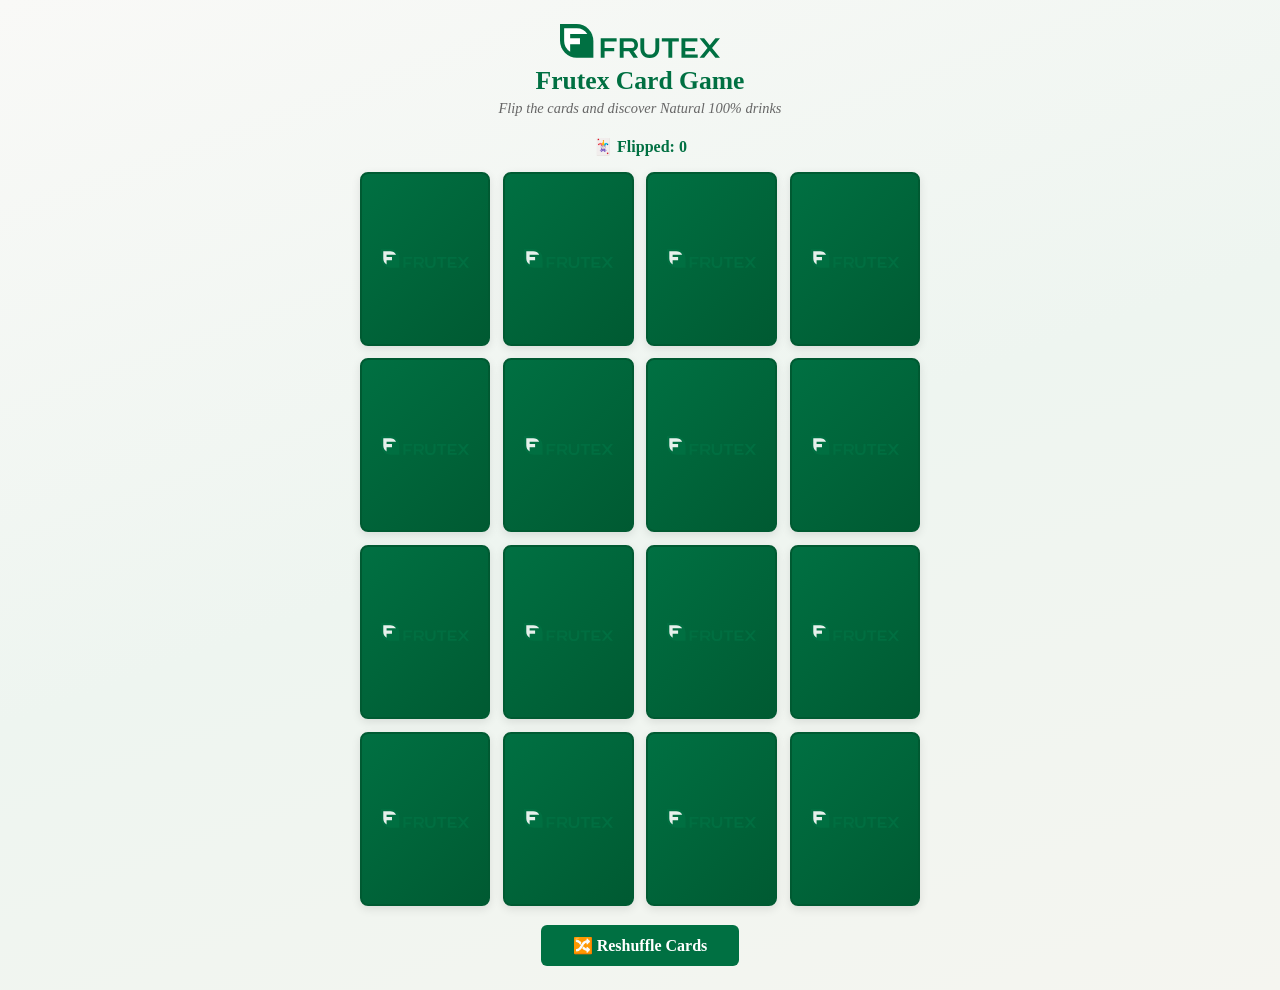
<file: card-game.html>
<!DOCTYPE html>
<html lang="en">
<head>
<meta charset="UTF-8">
<meta name="viewport" content="width=device-width, initial-scale=1.0">
<title>Frutex Card Game</title>
<style>
* { box-sizing:border-box; margin:0; padding:0; }
body {
  font-family: Georgia, serif;
  background: linear-gradient(160deg, #f9f9f7 0%, #eef5f0 50%, #f5f5f0 100%);
  min-height: 100vh; min-height: 100dvh;
  display: flex; flex-direction: column; align-items: center;
  padding: 1.5rem;
}
.logo { width:160px; margin-bottom:0.5rem; }
h1 { color:#007042; font-size:1.6rem; margin-bottom:0.3rem; }
.subtitle { color:#666; font-size:0.9rem; margin-bottom:1.2rem; font-style:italic; }
.stats { display:flex; gap:1.5rem; margin-bottom:1rem; font-weight:700; color:#007042; }
.grid {
  display: grid;
  grid-template-columns: repeat(4, 1fr);
  gap: 0.8rem;
  max-width: 560px; width:100%;
}
.card {
  aspect-ratio: 3/4;
  perspective: 800px;
  cursor: pointer;
}
.inner {
  width:100%; height:100%; position:relative;
  transition: transform 0.5s ease;
  transform-style: preserve-3d;
}
.card.flipped .inner { transform: rotateY(180deg); }
.front, .back {
  position:absolute; inset:0; border-radius:8px;
  backface-visibility: hidden;
  display:flex; flex-direction:column; align-items:center; justify-content:center;
}
.front {
  background: linear-gradient(135deg, #007042, #005a32);
  color:#fff; font-weight:700; font-size:0.8rem;
  border: 2px solid #005a32;
  box-shadow: 0 3px 10px rgba(0,0,0,0.1);
}
.front-logo { font-size:1.3rem; margin-bottom:0.3rem; }
.back {
  background:#fff; transform: rotateY(180deg);
  border: 3px solid #007042;
  gap:0.3rem; padding:0.4rem;
}
.back img { width:75%; max-height:55%; object-fit:contain; }
.back .name { font-size:0.7rem; font-weight:700; color:#007042; text-align:center; }
.card.flipped .back { box-shadow: 0 3px 15px rgba(0,112,66,0.2); }
.btn {
  margin-top:1.2rem; padding:0.7rem 2rem;
  background:#007042; color:#fff; border:none;
  border-radius:6px; font-size:1rem; font-weight:600;
  cursor:pointer; font-family:Georgia,serif;
}
.btn:hover { filter:brightness(1.1); }
.toast {
  position:fixed; bottom:1.5rem; left:50%; transform:translateX(-50%);
  background:#007042; color:#fff; padding:0.6rem 1.5rem;
  border-radius:30px; font-weight:600; font-size:0.9rem;
  display:none; z-index:99;
}
@media (max-width:480px) {
  .grid { grid-template-columns: repeat(3, 1fr); gap:0.5rem; }
  h1 { font-size:1.3rem; }
}
</style>
</head>
<body>

<img class="logo" src="frutex-logo.svg" alt="Frutex">
<h1>Frutex Card Game</h1>
<p class="subtitle">Flip the cards and discover Natural 100% drinks</p>

<div class="stats">
  <span>🃏 Flipped: <span id="flipped-count">0</span></span>
</div>

<div class="grid" id="grid"></div>
<button class="btn" onclick="reshuffle()">🔀 Reshuffle Cards</button>
<div class="toast" id="toast"></div>

<script>
const PRODUCTS = [
  { name:'Strawberry', img:'Natural-Strawberry-200ml.webp' },
  { name:'Apple',      img:'Natural-Apple-750ml.webp' },
  { name:'Orange',     img:'Natural-Orange-200ml.webp' },
  { name:'Peach',      img:'Natural-Peach-200ml.webp' },
  { name:'Carrot',     img:'Natural-Carrot-200ml.webp' },
  { name:'Grape',      img:'Natural-Grape-250ml.webp' },
  { name:'Blueberry',  img:'Natural-Blueberry-200ml.webp' },
  { name:'Sourcherry', img:'Natural-Sourcherry-200ml.webp' },
];

var cards = [];
var flippedCount = 0;

function build() {
  cards = [];
  PRODUCTS.forEach(function(p) { cards.push(p); cards.push(p); });
  shuffle(cards);
  flippedCount = 0;
  document.getElementById('flipped-count').textContent = '0';
  render();
}

function shuffle(arr) {
  for (var i = arr.length-1; i>0; i--) {
    var j = Math.floor(Math.random()*(i+1));
    var t = arr[i]; arr[i] = arr[j]; arr[j] = t;
  }
}

function render() {
  var html = '';
  cards.forEach(function(c, i) {
    html +=
      '<div class="card" onclick="flip(' + i + ')">' +
        '<div class="inner">' +
          '<div class="front"><img src="frutex-logo.svg" alt="Frutex" style="width:70%;opacity:0.9"></div>' +
          '<div class="back">' +
            '<img src="' + c.img + '" alt="' + c.name + '">' +
            '<span class="name">Natural 100%<br>' + c.name + '</span>' +
          '</div>' +
        '</div>' +
      '</div>';
  });
  document.getElementById('grid').innerHTML = html;
}

var flipped = [];

function flip(idx) {
  if (flipped.length >= 2) return;
  if (flipped.indexOf(idx) !== -1) return;
  flipped.push(idx);
  document.querySelectorAll('.card')[idx].classList.add('flipped');
  flippedCount++;
  document.getElementById('flipped-count').textContent = flippedCount;

  if (flipped.length === 2) {
    var a = flipped[0], b = flipped[1];
    if (cards[a].name === cards[b].name) {
      toastMsg('✅ Match! ' + cards[a].name);
      flipped = [];
    } else {
      setTimeout(function() {
        document.querySelectorAll('.card')[a].classList.remove('flipped');
        document.querySelectorAll('.card')[b].classList.remove('flipped');
        flipped = [];
      }, 700);
    }
  }
}

function reshuffle() {
  shuffle(cards);
  flipped = [];
  flippedCount = 0;
  document.getElementById('flipped-count').textContent = '0';
  render();
  toastMsg('Cards reshuffled!');
}

function toastMsg(m) {
  var t = document.getElementById('toast');
  t.textContent = m; t.style.display = 'block';
  clearTimeout(t._t); t._t = setTimeout(function(){ t.style.display = 'none'; }, 1800);
}

build();
</script>
</body>
</html>
</file>
